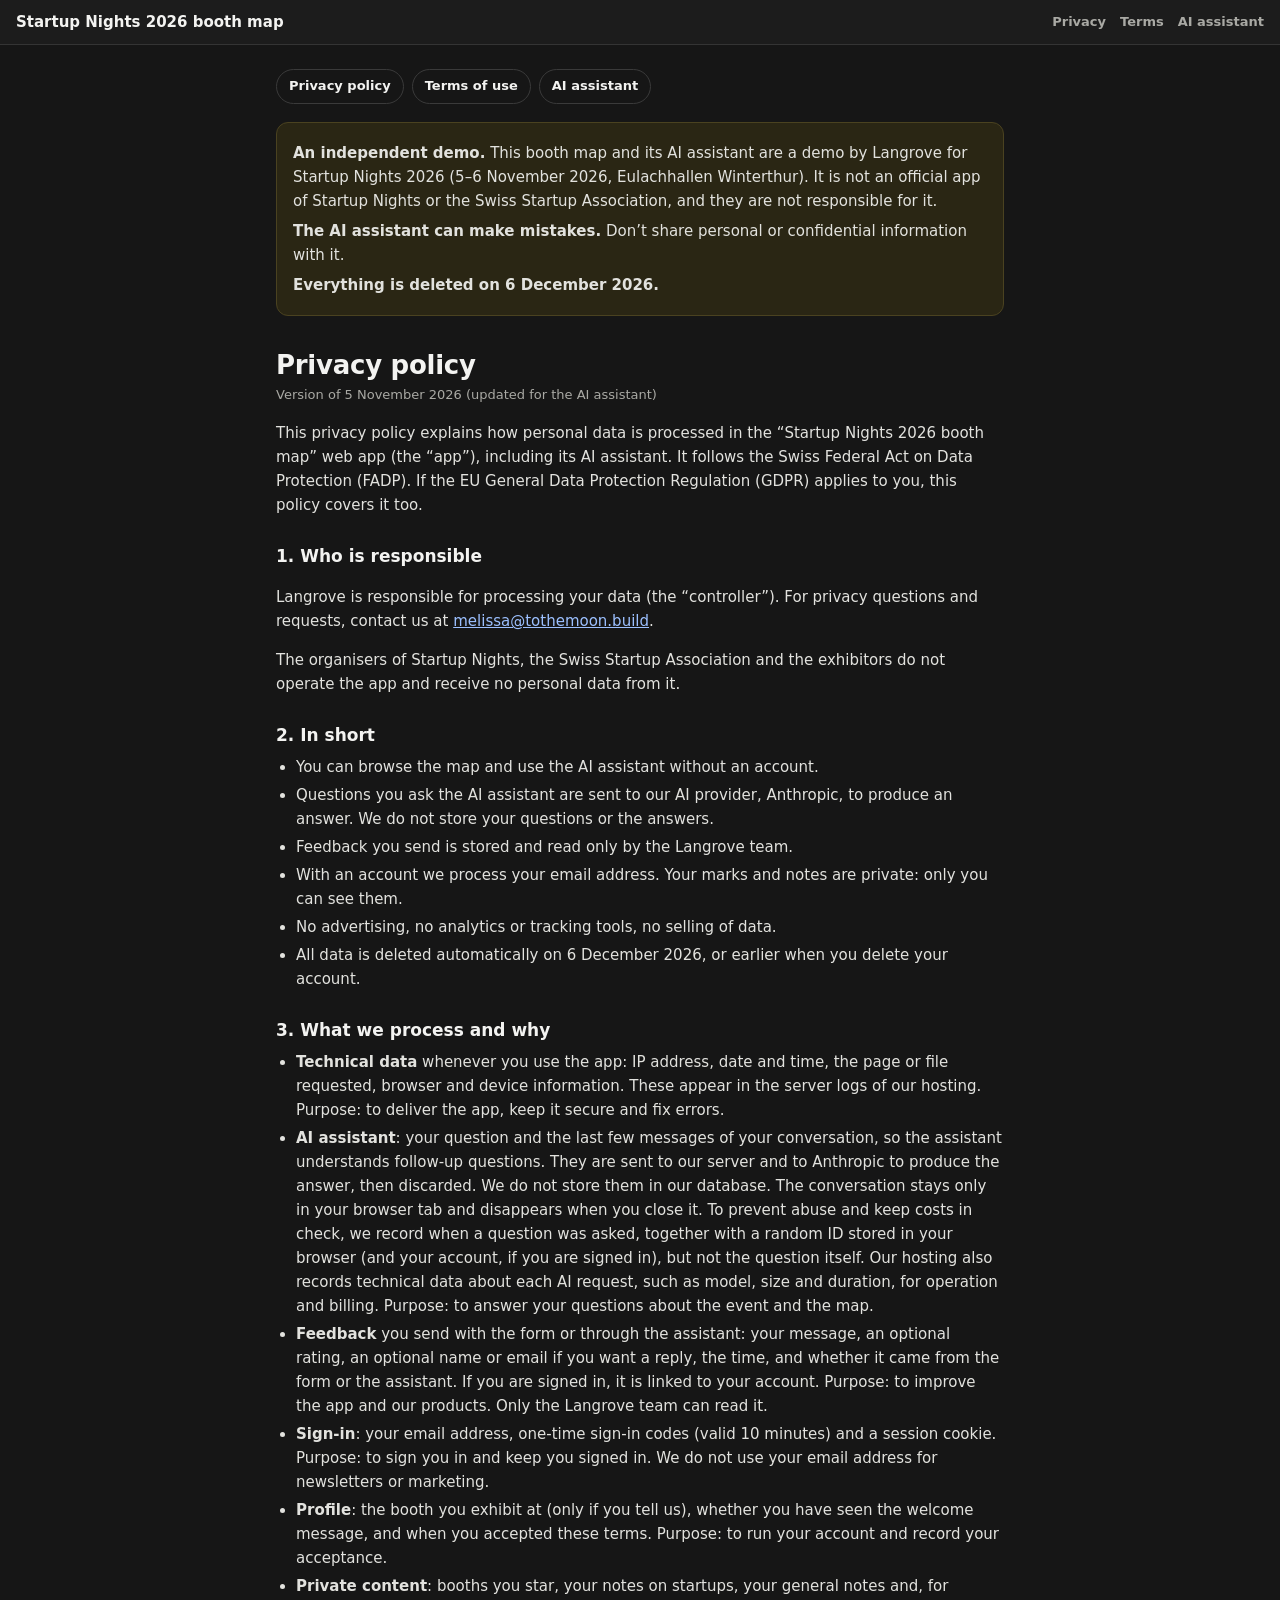
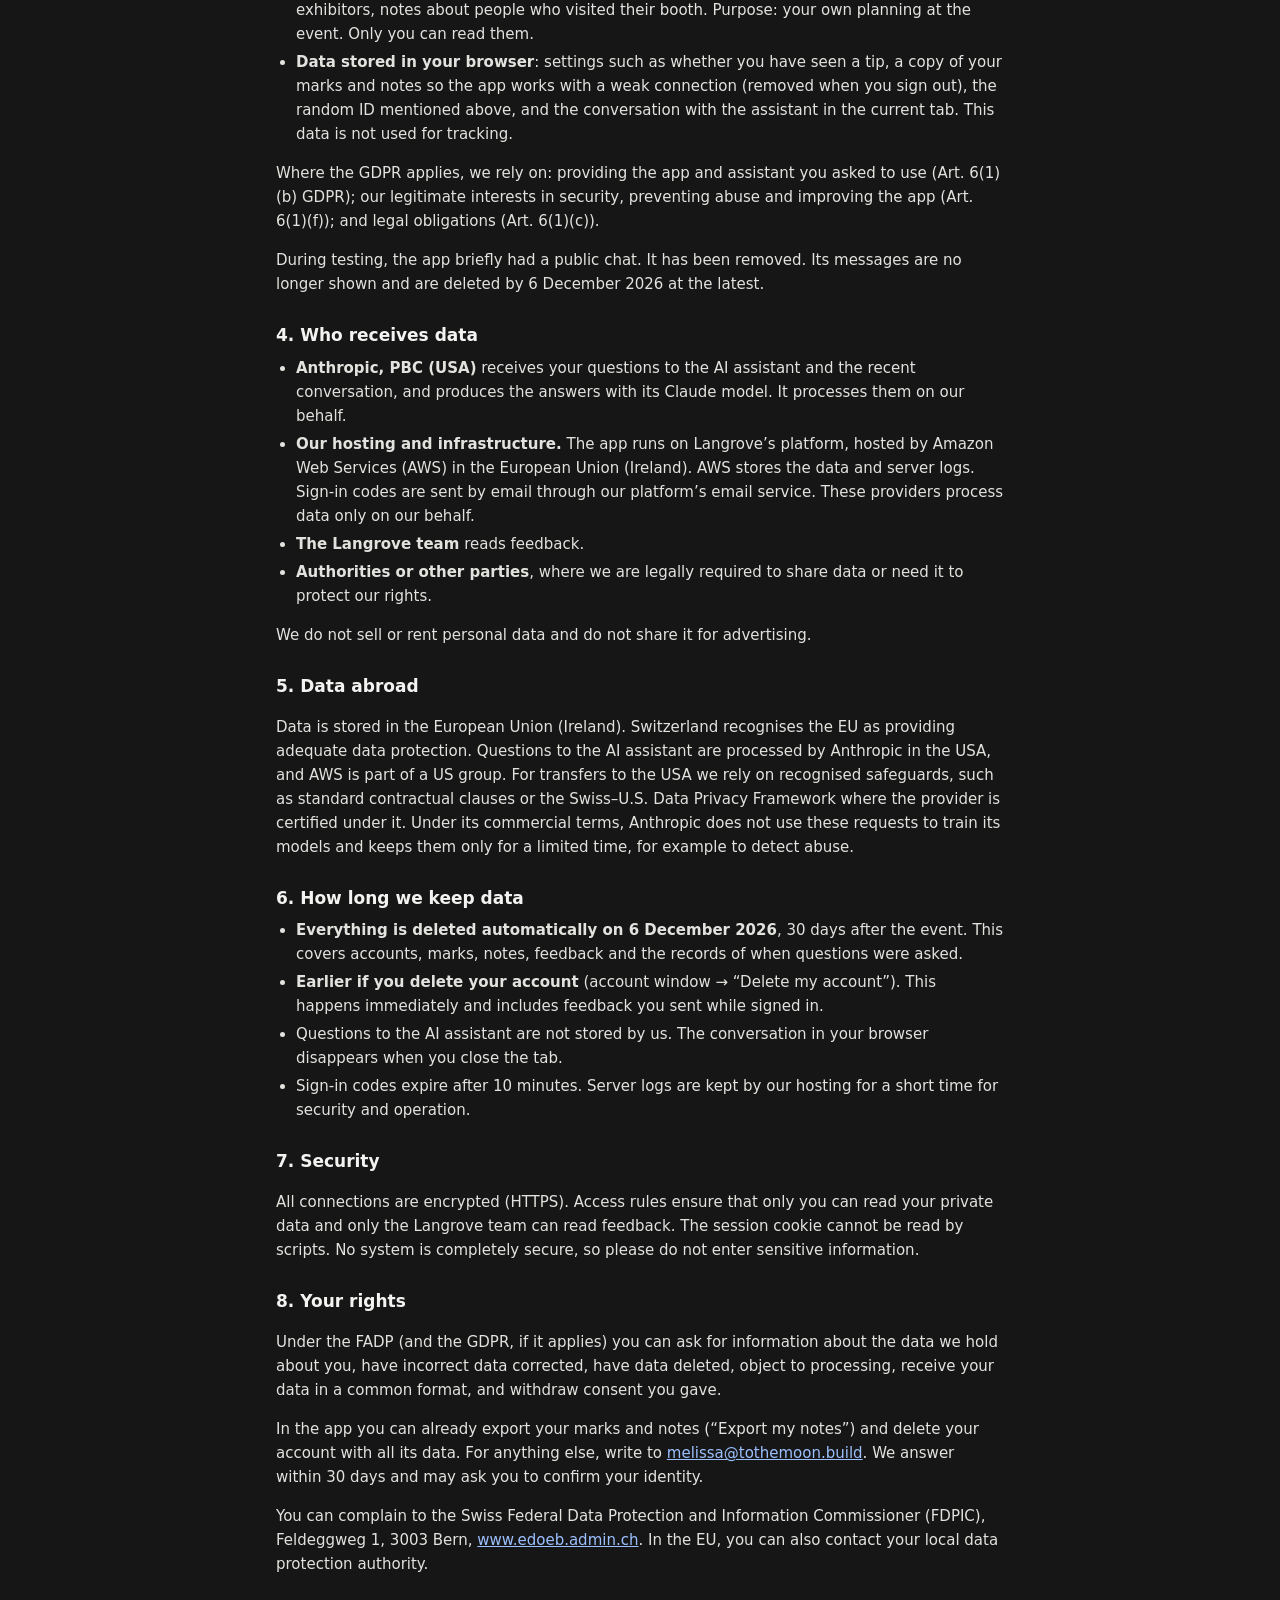
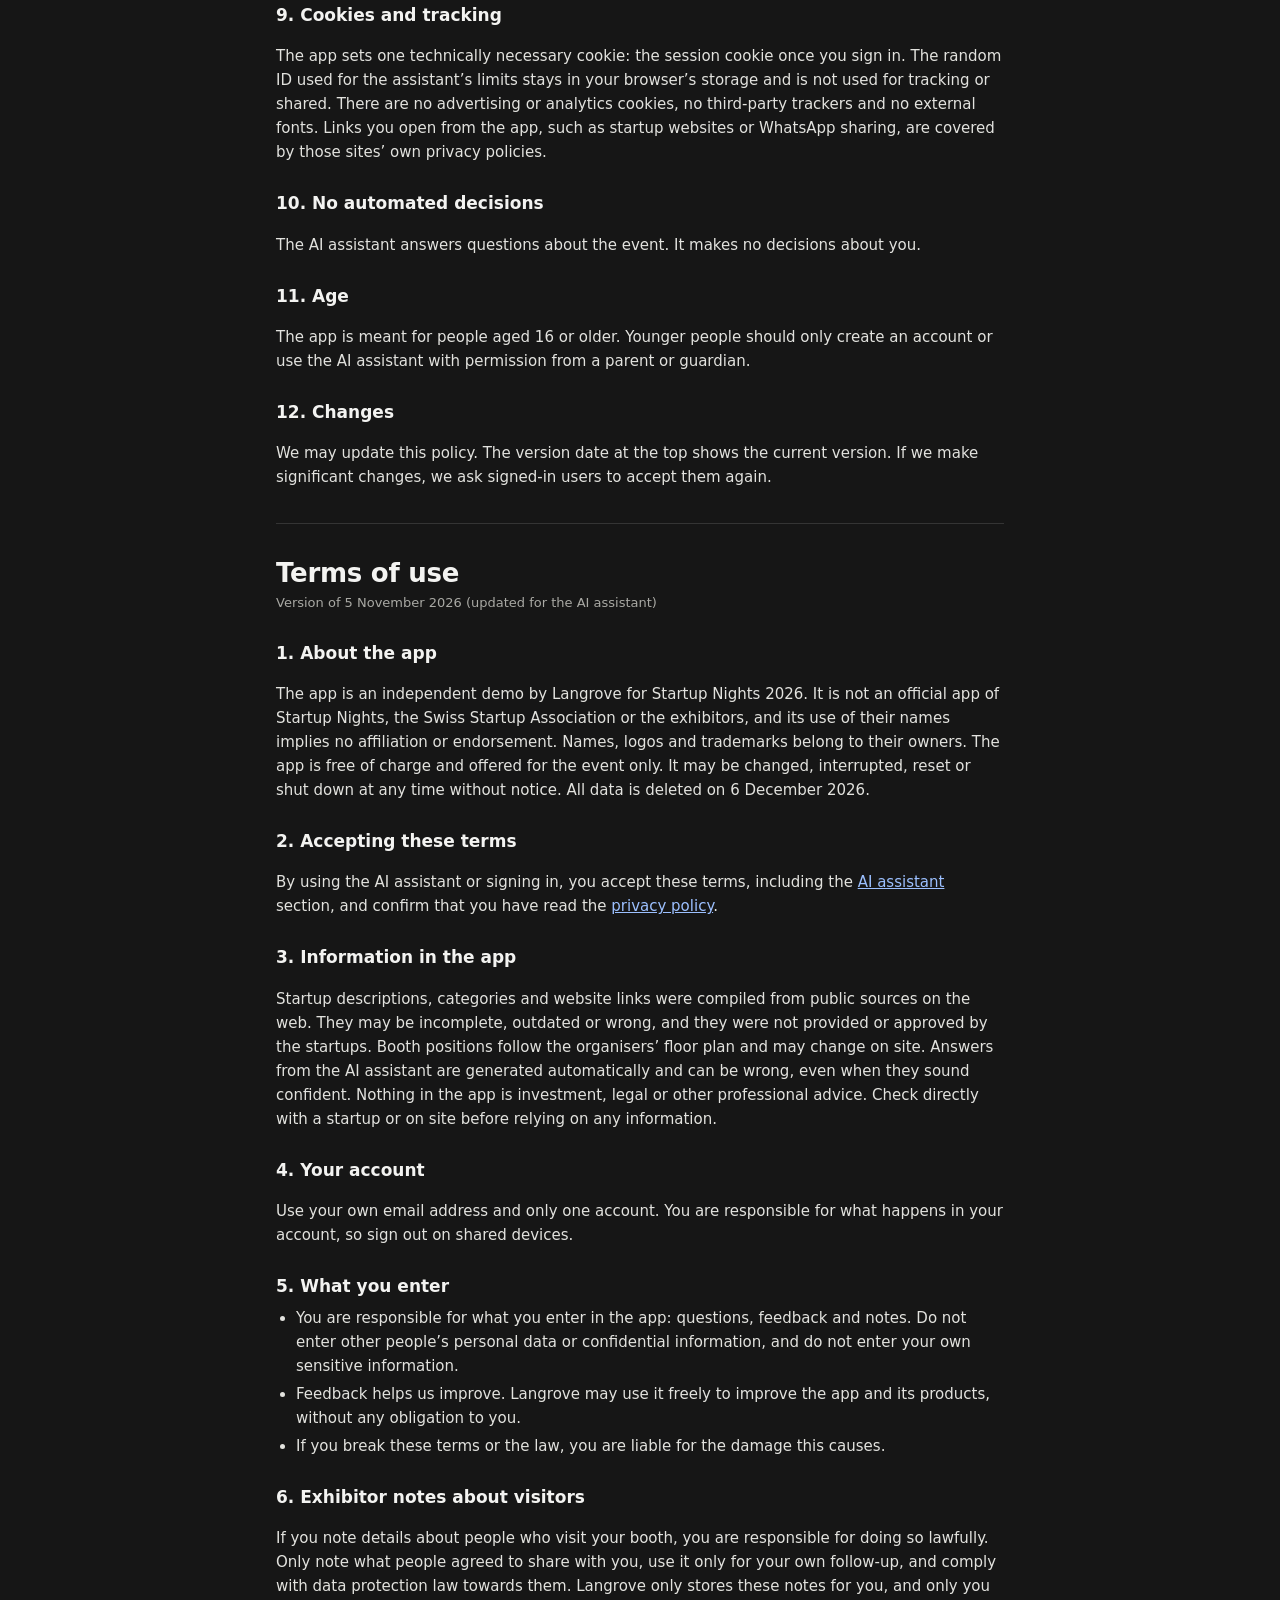
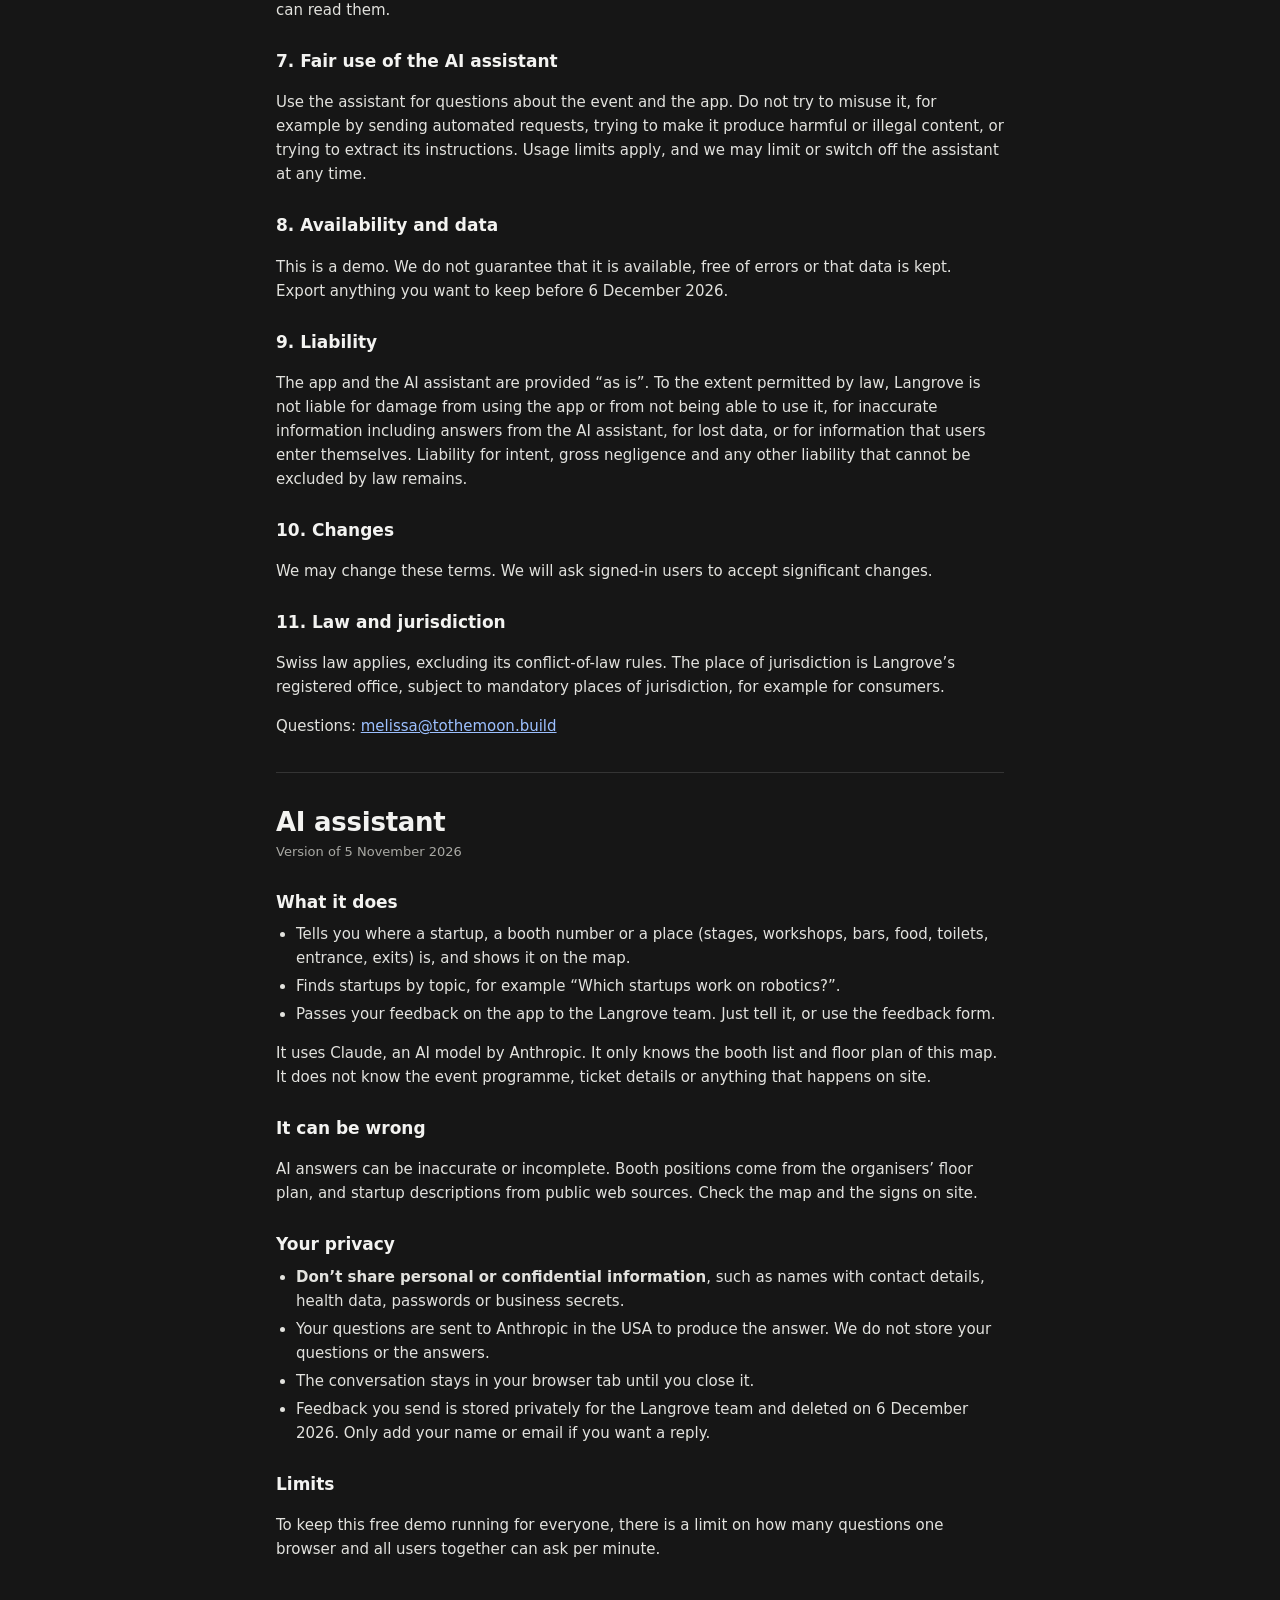
<file: site/legal.html>
<!doctype html>
<html lang="en">
<head>
  <meta charset="utf-8">
  <meta name="viewport" content="width=device-width, initial-scale=1, viewport-fit=cover">
  <title>Privacy, terms and AI assistant · Startup Nights 2026 booth map</title>
  <meta name="description" content="Privacy policy, terms of use and AI assistant notes of the Startup Nights 2026 booth map, an independent demo by Langrove.">
  <meta name="theme-color" content="#1c1c1c">
  <link rel="icon" href="data:image/svg+xml,%3Csvg xmlns='http://www.w3.org/2000/svg' viewBox='0 0 32 32'%3E%3Crect width='32' height='32' rx='7' fill='%231c1c1c'/%3E%3Crect x='7' y='7' width='8' height='8' rx='2' fill='%23ffc800'/%3E%3Crect x='17' y='7' width='8' height='8' rx='2' fill='%232ebd6b'/%3E%3Crect x='7' y='17' width='8' height='8' rx='2' fill='%234c8dff'/%3E%3Crect x='17' y='17' width='8' height='8' rx='2' fill='%23ffc800'/%3E%3C/svg%3E">
  <style>
    :root { color-scheme: dark; --bg: #161616; --text: #f3f3f1; --muted: #a9a9a4; --line: #343434; --accent: #ffc800; }
    * { box-sizing: border-box; }
    html { scroll-padding-top: 76px; }
    body { margin: 0; background: var(--bg); color: var(--text); font: 15px/1.6 "Inter", "Segoe UI", system-ui, -apple-system, Roboto, sans-serif; -webkit-font-smoothing: antialiased; }
    .page-head { position: sticky; top: 0; z-index: 1; display: flex; align-items: center; gap: 12px; padding: max(10px, env(safe-area-inset-top)) 16px 10px; background: #1c1c1c; border-bottom: 1px solid var(--line); }
    .page-head a { color: var(--text); text-decoration: none; font-weight: 700; }
    .page-head nav { margin-left: auto; display: flex; gap: 14px; font-size: 13px; }
    .page-head nav a { color: var(--muted); font-weight: 600; }
    .wrap { max-width: 760px; margin: 0 auto; padding: 8px 16px calc(40px + env(safe-area-inset-bottom)); }
    @media (max-width: 520px) { .page-head nav { display: none; } }
  </style>
  <style id="legal-style">
    .legal-doc h1 { font-size: 26px; line-height: 1.2; margin: 34px 0 4px; letter-spacing: -0.01em; }
    .legal-doc h1:first-child { margin-top: 18px; }
    .legal-doc h2 { font-size: 17px; margin: 26px 0 6px; }
    .legal-doc p, .legal-doc li { color: #e2e2de; }
    .legal-doc ul { padding-left: 20px; margin: 6px 0 12px; }
    .legal-doc li { margin: 4px 0; }
    .legal-doc a { color: #9cc0ff; }
    .legal-doc .version { color: var(--muted, #a9a9a4); font-size: 13px; margin: 0 0 14px; }
    .legal-doc .box { border: 1px solid #4a4220; background: #2a2614; border-radius: 12px; padding: 12px 16px; margin: 14px 0; }
    .legal-doc .box p { margin: 6px 0; }
    .legal-doc .toc { display: flex; flex-wrap: wrap; gap: 8px; margin: 12px 0 4px; padding: 0; list-style: none; }
    .legal-doc .toc a { display: inline-block; padding: 6px 12px; border: 1px solid #3a3a3a; border-radius: 99px; color: var(--text, #f3f3f1); text-decoration: none; font-size: 13px; font-weight: 600; }
    .legal-doc hr { border: 0; border-top: 1px solid #343434; margin: 34px 0 0; }
  </style>
</head>
<body>
  <header class="page-head">
    <a href="./">Startup Nights 2026 booth map</a>
    <nav aria-label="Sections"><a href="#privacy">Privacy</a><a href="#terms">Terms</a><a href="#assistant">AI assistant</a></nav>
  </header>
  <div class="wrap">
  <main id="legal" class="legal-doc">

<ul class="toc" aria-label="Contents">
  <li><a href="#privacy">Privacy policy</a></li>
  <li><a href="#terms">Terms of use</a></li>
  <li><a href="#assistant">AI assistant</a></li>
</ul>

<div class="box">
  <p><strong>An independent demo.</strong> This booth map and its AI assistant are a demo by Langrove for Startup Nights 2026 (5–6 November 2026, Eulachhallen Winterthur). It is not an official app of Startup Nights or the Swiss Startup Association, and they are not responsible for it.</p>
  <p><strong>The AI assistant can make mistakes.</strong> Don’t share personal or confidential information with it.</p>
  <p><strong>Everything is deleted on 6 December 2026.</strong></p>
</div>

<!-- ============================== PRIVACY ============================== -->
<h1 id="privacy">Privacy policy</h1>
<p class="version">Version of 5 November 2026 (updated for the AI assistant)</p>

<p>This privacy policy explains how personal data is processed in the “Startup Nights 2026 booth map” web app (the “app”), including its AI assistant. It follows the Swiss Federal Act on Data Protection (FADP). If the EU General Data Protection Regulation (GDPR) applies to you, this policy covers it too.</p>

<h2>1. Who is responsible</h2>
<p>Langrove is responsible for processing your data (the “controller”). For privacy questions and requests, contact us at <a href="mailto:melissa@tothemoon.build">melissa@tothemoon.build</a>.</p>
<p>The organisers of Startup Nights, the Swiss Startup Association and the exhibitors do not operate the app and receive no personal data from it.</p>

<h2>2. In short</h2>
<ul>
  <li>You can browse the map and use the AI assistant without an account.</li>
  <li>Questions you ask the AI assistant are sent to our AI provider, Anthropic, to produce an answer. We do not store your questions or the answers.</li>
  <li>Feedback you send is stored and read only by the Langrove team.</li>
  <li>With an account we process your email address. Your marks and notes are private: only you can see them.</li>
  <li>No advertising, no analytics or tracking tools, no selling of data.</li>
  <li>All data is deleted automatically on 6 December 2026, or earlier when you delete your account.</li>
</ul>

<h2>3. What we process and why</h2>
<ul>
  <li><strong>Technical data</strong> whenever you use the app: IP address, date and time, the page or file requested, browser and device information. These appear in the server logs of our hosting. Purpose: to deliver the app, keep it secure and fix errors.</li>
  <li><strong>AI assistant</strong>: your question and the last few messages of your conversation, so the assistant understands follow-up questions. They are sent to our server and to Anthropic to produce the answer, then discarded. We do not store them in our database. The conversation stays only in your browser tab and disappears when you close it. To prevent abuse and keep costs in check, we record when a question was asked, together with a random ID stored in your browser (and your account, if you are signed in), but not the question itself. Our hosting also records technical data about each AI request, such as model, size and duration, for operation and billing. Purpose: to answer your questions about the event and the map.</li>
  <li><strong>Feedback</strong> you send with the form or through the assistant: your message, an optional rating, an optional name or email if you want a reply, the time, and whether it came from the form or the assistant. If you are signed in, it is linked to your account. Purpose: to improve the app and our products. Only the Langrove team can read it.</li>
  <li><strong>Sign-in</strong>: your email address, one-time sign-in codes (valid 10 minutes) and a session cookie. Purpose: to sign you in and keep you signed in. We do not use your email address for newsletters or marketing.</li>
  <li><strong>Profile</strong>: the booth you exhibit at (only if you tell us), whether you have seen the welcome message, and when you accepted these terms. Purpose: to run your account and record your acceptance.</li>
  <li><strong>Private content</strong>: booths you star, your notes on startups, your general notes and, for exhibitors, notes about people who visited their booth. Purpose: your own planning at the event. Only you can read them.</li>
  <li><strong>Data stored in your browser</strong>: settings such as whether you have seen a tip, a copy of your marks and notes so the app works with a weak connection (removed when you sign out), the random ID mentioned above, and the conversation with the assistant in the current tab. This data is not used for tracking.</li>
</ul>
<p>Where the GDPR applies, we rely on: providing the app and assistant you asked to use (Art. 6(1)(b) GDPR); our legitimate interests in security, preventing abuse and improving the app (Art. 6(1)(f)); and legal obligations (Art. 6(1)(c)).</p>
<p>During testing, the app briefly had a public chat. It has been removed. Its messages are no longer shown and are deleted by 6 December 2026 at the latest.</p>

<h2>4. Who receives data</h2>
<ul>
  <li><strong>Anthropic, PBC (USA)</strong> receives your questions to the AI assistant and the recent conversation, and produces the answers with its Claude model. It processes them on our behalf.</li>
  <li><strong>Our hosting and infrastructure.</strong> The app runs on Langrove’s platform, hosted by Amazon Web Services (AWS) in the European Union (Ireland). AWS stores the data and server logs. Sign-in codes are sent by email through our platform’s email service. These providers process data only on our behalf.</li>
  <li><strong>The Langrove team</strong> reads feedback.</li>
  <li><strong>Authorities or other parties</strong>, where we are legally required to share data or need it to protect our rights.</li>
</ul>
<p>We do not sell or rent personal data and do not share it for advertising.</p>

<h2>5. Data abroad</h2>
<p>Data is stored in the European Union (Ireland). Switzerland recognises the EU as providing adequate data protection. Questions to the AI assistant are processed by Anthropic in the USA, and AWS is part of a US group. For transfers to the USA we rely on recognised safeguards, such as standard contractual clauses or the Swiss–U.S. Data Privacy Framework where the provider is certified under it. Under its commercial terms, Anthropic does not use these requests to train its models and keeps them only for a limited time, for example to detect abuse.</p>

<h2>6. How long we keep data</h2>
<ul>
  <li><strong>Everything is deleted automatically on 6 December 2026</strong>, 30 days after the event. This covers accounts, marks, notes, feedback and the records of when questions were asked.</li>
  <li><strong>Earlier if you delete your account</strong> (account window → “Delete my account”). This happens immediately and includes feedback you sent while signed in.</li>
  <li>Questions to the AI assistant are not stored by us. The conversation in your browser disappears when you close the tab.</li>
  <li>Sign-in codes expire after 10 minutes. Server logs are kept by our hosting for a short time for security and operation.</li>
</ul>

<h2>7. Security</h2>
<p>All connections are encrypted (HTTPS). Access rules ensure that only you can read your private data and only the Langrove team can read feedback. The session cookie cannot be read by scripts. No system is completely secure, so please do not enter sensitive information.</p>

<h2>8. Your rights</h2>
<p>Under the FADP (and the GDPR, if it applies) you can ask for information about the data we hold about you, have incorrect data corrected, have data deleted, object to processing, receive your data in a common format, and withdraw consent you gave.</p>
<p>In the app you can already export your marks and notes (“Export my notes”) and delete your account with all its data. For anything else, write to <a href="mailto:melissa@tothemoon.build">melissa@tothemoon.build</a>. We answer within 30 days and may ask you to confirm your identity.</p>
<p>You can complain to the Swiss Federal Data Protection and Information Commissioner (FDPIC), Feldeggweg 1, 3003 Bern, <a href="https://www.edoeb.admin.ch" target="_blank" rel="noopener">www.edoeb.admin.ch</a>. In the EU, you can also contact your local data protection authority.</p>

<h2>9. Cookies and tracking</h2>
<p>The app sets one technically necessary cookie: the session cookie once you sign in. The random ID used for the assistant’s limits stays in your browser’s storage and is not used for tracking or shared. There are no advertising or analytics cookies, no third-party trackers and no external fonts. Links you open from the app, such as startup websites or WhatsApp sharing, are covered by those sites’ own privacy policies.</p>

<h2>10. No automated decisions</h2>
<p>The AI assistant answers questions about the event. It makes no decisions about you.</p>

<h2>11. Age</h2>
<p>The app is meant for people aged 16 or older. Younger people should only create an account or use the AI assistant with permission from a parent or guardian.</p>

<h2>12. Changes</h2>
<p>We may update this policy. The version date at the top shows the current version. If we make significant changes, we ask signed-in users to accept them again.</p>

<hr>

<!-- ============================== TERMS ============================== -->
<h1 id="terms">Terms of use</h1>
<p class="version">Version of 5 November 2026 (updated for the AI assistant)</p>

<h2>1. About the app</h2>
<p>The app is an independent demo by Langrove for Startup Nights 2026. It is not an official app of Startup Nights, the Swiss Startup Association or the exhibitors, and its use of their names implies no affiliation or endorsement. Names, logos and trademarks belong to their owners. The app is free of charge and offered for the event only. It may be changed, interrupted, reset or shut down at any time without notice. All data is deleted on 6 December 2026.</p>

<h2>2. Accepting these terms</h2>
<p>By using the AI assistant or signing in, you accept these terms, including the <a href="#assistant">AI assistant</a> section, and confirm that you have read the <a href="#privacy">privacy policy</a>.</p>

<h2>3. Information in the app</h2>
<p>Startup descriptions, categories and website links were compiled from public sources on the web. They may be incomplete, outdated or wrong, and they were not provided or approved by the startups. Booth positions follow the organisers’ floor plan and may change on site. Answers from the AI assistant are generated automatically and can be wrong, even when they sound confident. Nothing in the app is investment, legal or other professional advice. Check directly with a startup or on site before relying on any information.</p>

<h2>4. Your account</h2>
<p>Use your own email address and only one account. You are responsible for what happens in your account, so sign out on shared devices.</p>

<h2>5. What you enter</h2>
<ul>
  <li>You are responsible for what you enter in the app: questions, feedback and notes. Do not enter other people’s personal data or confidential information, and do not enter your own sensitive information.</li>
  <li>Feedback helps us improve. Langrove may use it freely to improve the app and its products, without any obligation to you.</li>
  <li>If you break these terms or the law, you are liable for the damage this causes.</li>
</ul>

<h2>6. Exhibitor notes about visitors</h2>
<p>If you note details about people who visit your booth, you are responsible for doing so lawfully. Only note what people agreed to share with you, use it only for your own follow-up, and comply with data protection law towards them. Langrove only stores these notes for you, and only you can read them.</p>

<h2>7. Fair use of the AI assistant</h2>
<p>Use the assistant for questions about the event and the app. Do not try to misuse it, for example by sending automated requests, trying to make it produce harmful or illegal content, or trying to extract its instructions. Usage limits apply, and we may limit or switch off the assistant at any time.</p>

<h2>8. Availability and data</h2>
<p>This is a demo. We do not guarantee that it is available, free of errors or that data is kept. Export anything you want to keep before 6 December 2026.</p>

<h2>9. Liability</h2>
<p>The app and the AI assistant are provided “as is”. To the extent permitted by law, Langrove is not liable for damage from using the app or from not being able to use it, for inaccurate information including answers from the AI assistant, for lost data, or for information that users enter themselves. Liability for intent, gross negligence and any other liability that cannot be excluded by law remains.</p>

<h2>10. Changes</h2>
<p>We may change these terms. We will ask signed-in users to accept significant changes.</p>

<h2>11. Law and jurisdiction</h2>
<p>Swiss law applies, excluding its conflict-of-law rules. The place of jurisdiction is Langrove’s registered office, subject to mandatory places of jurisdiction, for example for consumers.</p>

<p>Questions: <a href="mailto:melissa@tothemoon.build">melissa@tothemoon.build</a></p>

<hr>

<!-- ============================== AI ASSISTANT ============================== -->
<h1 id="assistant">AI assistant</h1>
<p class="version">Version of 5 November 2026</p>

<h2>What it does</h2>
<ul>
  <li>Tells you where a startup, a booth number or a place (stages, workshops, bars, food, toilets, entrance, exits) is, and shows it on the map.</li>
  <li>Finds startups by topic, for example “Which startups work on robotics?”.</li>
  <li>Passes your feedback on the app to the Langrove team. Just tell it, or use the feedback form.</li>
</ul>
<p>It uses Claude, an AI model by Anthropic. It only knows the booth list and floor plan of this map. It does not know the event programme, ticket details or anything that happens on site.</p>

<h2>It can be wrong</h2>
<p>AI answers can be inaccurate or incomplete. Booth positions come from the organisers’ floor plan, and startup descriptions from public web sources. Check the map and the signs on site.</p>

<h2>Your privacy</h2>
<ul>
  <li><strong>Don’t share personal or confidential information</strong>, such as names with contact details, health data, passwords or business secrets.</li>
  <li>Your questions are sent to Anthropic in the USA to produce the answer. We do not store your questions or the answers.</li>
  <li>The conversation stays in your browser tab until you close it.</li>
  <li>Feedback you send is stored privately for the Langrove team and deleted on 6 December 2026. Only add your name or email if you want a reply.</li>
</ul>

<h2>Limits</h2>
<p>To keep this free demo running for everyone, there is a limit on how many questions one browser and all users together can ask per minute.</p>

  </main>
  </div>
</body>
</html>
</file>
